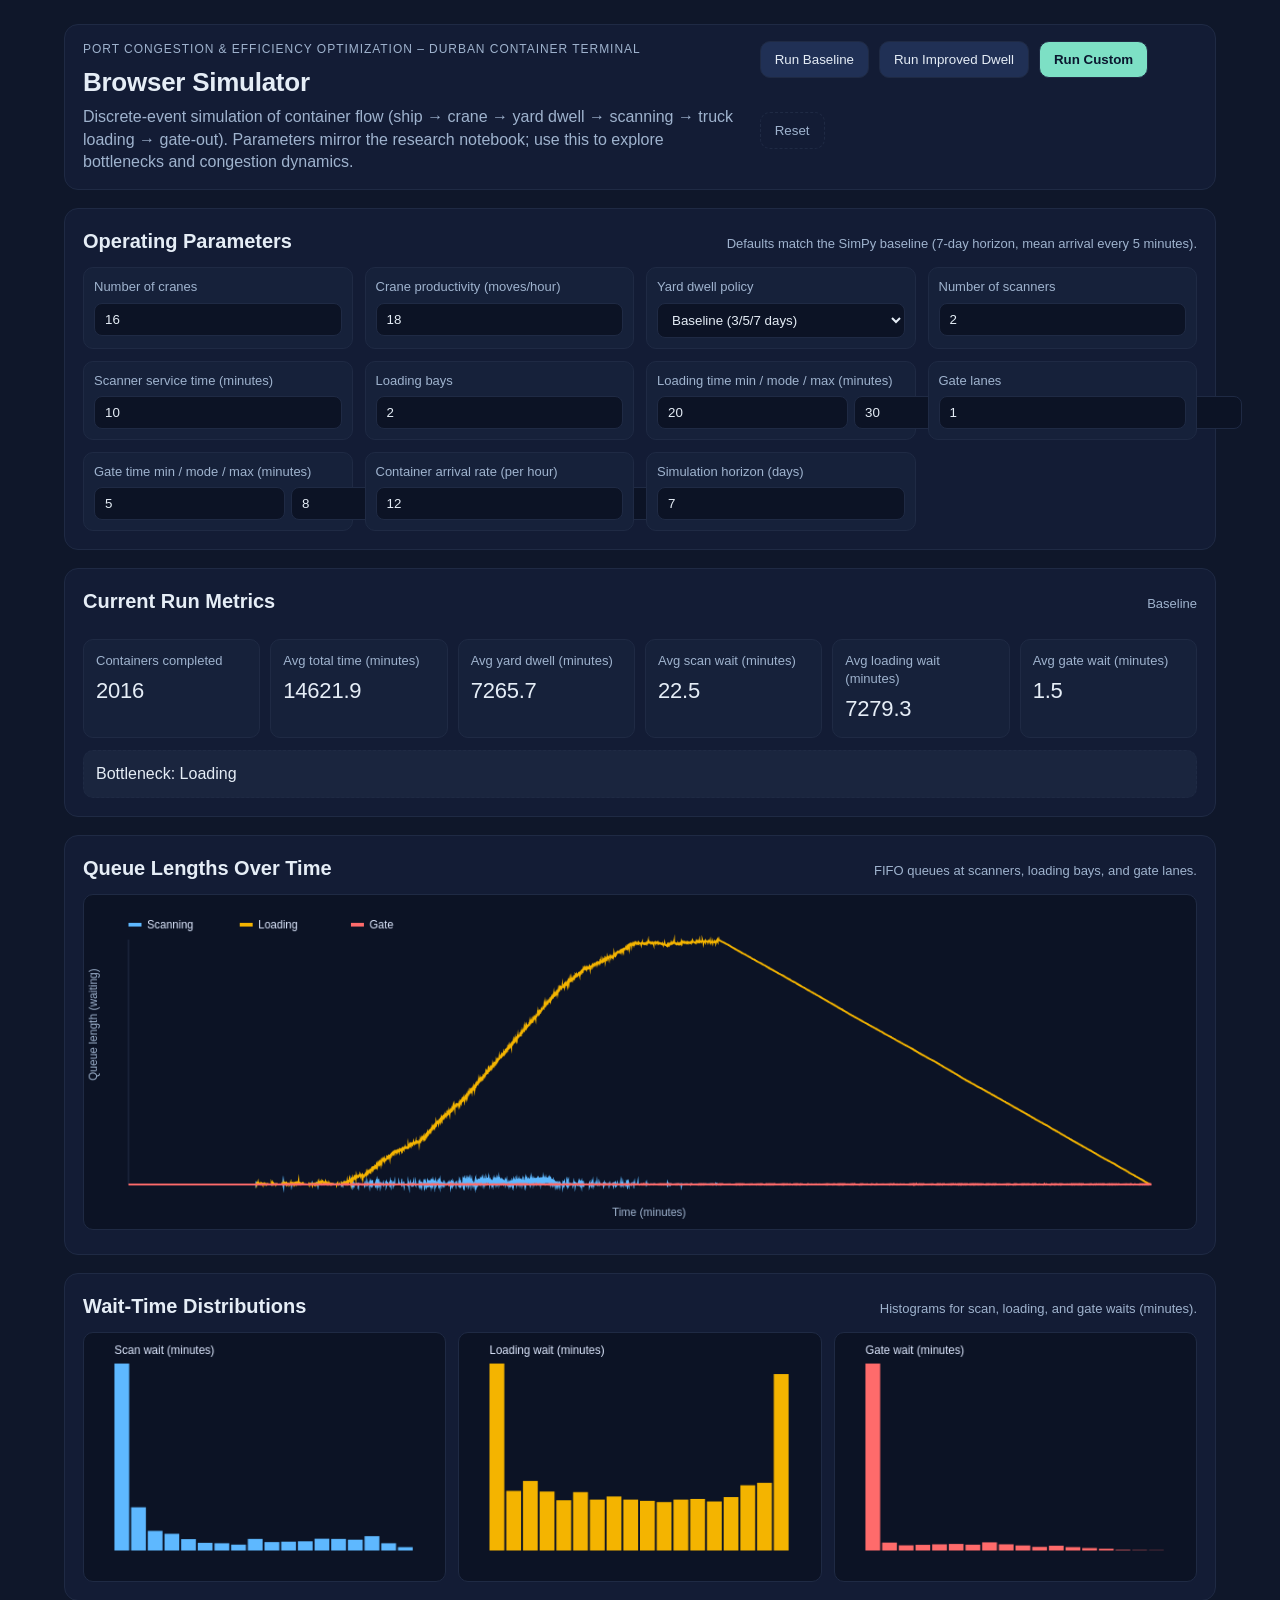
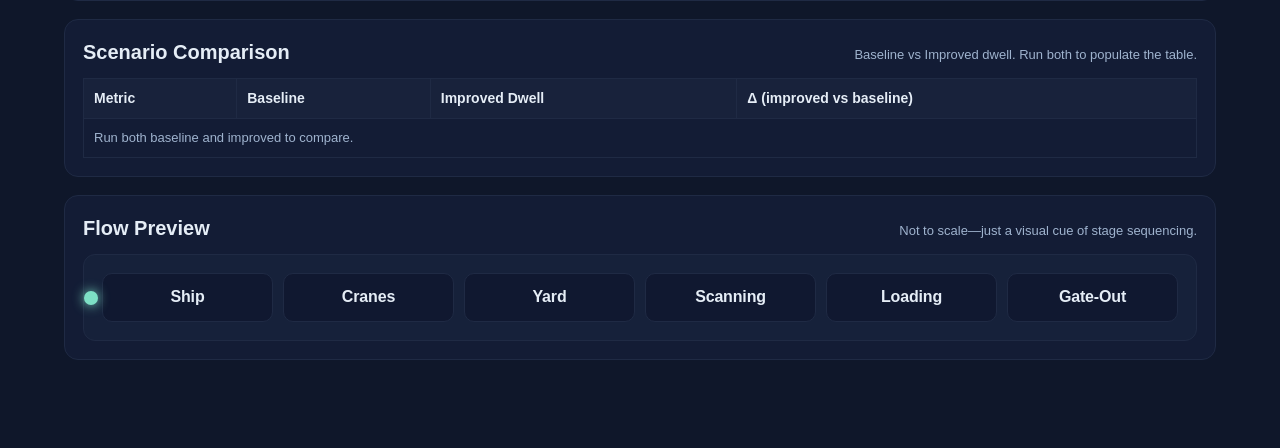
<file: simulation/index.html>
<!-- README: Open this file directly in a browser (no server needed). Use the controls to run the baseline or improved dwell scenarios, or tweak parameters and click “Run Custom”. Metrics, bottleneck, queue charts, and wait-time histograms update after each run. -->
<!doctype html>
<html lang="en">
<head>
  <meta charset="UTF-8">
  <meta name="viewport" content="width=device-width, initial-scale=1">
  <title>Durban Port Congestion Simulator</title>
  <link rel="stylesheet" href="style.css">
</head>
<body>
  <div class="page">
    <header class="topbar">
      <div>
        <p class="eyebrow">Port Congestion & Efficiency Optimization – Durban Container Terminal</p>
        <h1>Browser Simulator</h1>
        <p class="lede">Discrete-event simulation of container flow (ship → crane → yard dwell → scanning → truck loading → gate-out). Parameters mirror the research notebook; use this to explore bottlenecks and congestion dynamics.</p>
      </div>
      <div class="actions">
        <button id="baselineBtn">Run Baseline</button>
        <button id="improvedBtn">Run Improved Dwell</button>
        <button id="customBtn" class="primary">Run Custom</button>
        <button id="resetBtn" class="ghost">Reset</button>
      </div>
    </header>

    <section class="panel">
      <div class="panel-header">
        <h2>Operating Parameters</h2>
        <div class="hint">Defaults match the SimPy baseline (7-day horizon, mean arrival every 5 minutes).</div>
      </div>
      <div class="controls-grid">
        <label class="control">
          <span>Number of cranes</span>
          <input type="number" id="numCranes" min="1" step="1">
        </label>
        <label class="control">
          <span>Crane productivity (moves/hour)</span>
          <input type="number" id="craneMph" min="1" step="1">
        </label>
        <label class="control">
          <span>Yard dwell policy</span>
          <select id="dwellPolicy">
            <option value="baseline">Baseline (3/5/7 days)</option>
            <option value="improved">Improved (2/3/4 days)</option>
          </select>
        </label>
        <label class="control">
          <span>Number of scanners</span>
          <input type="number" id="numScanners" min="1" step="1">
        </label>
        <label class="control">
          <span>Scanner service time (minutes)</span>
          <input type="number" id="scanTime" min="1" step="1">
        </label>
        <label class="control">
          <span>Loading bays</span>
          <input type="number" id="numLoaders" min="1" step="1">
        </label>
        <label class="control">
          <span>Loading time min / mode / max (minutes)</span>
          <div class="triple">
            <input type="number" id="loadMin" min="1" step="1">
            <input type="number" id="loadMode" min="1" step="1">
            <input type="number" id="loadMax" min="1" step="1">
          </div>
        </label>
        <label class="control">
          <span>Gate lanes</span>
          <input type="number" id="numGates" min="1" step="1">
        </label>
        <label class="control">
          <span>Gate time min / mode / max (minutes)</span>
          <div class="triple">
            <input type="number" id="gateMin" min="1" step="1">
            <input type="number" id="gateMode" min="1" step="1">
            <input type="number" id="gateMax" min="1" step="1">
          </div>
        </label>
        <label class="control">
          <span>Container arrival rate (per hour)</span>
          <input type="number" id="arrivalRate" min="1" step="0.5">
        </label>
        <label class="control">
          <span>Simulation horizon (days)</span>
          <input type="number" id="simDays" min="1" step="1">
        </label>
      </div>
    </section>

    <section class="panel metrics-panel">
      <div class="panel-header">
        <h2>Current Run Metrics</h2>
        <div class="hint" id="runLabel">—</div>
      </div>
      <div class="metrics-grid" id="metricsGrid"></div>
      <div class="bottleneck" id="bottleneckBox">Bottleneck: —</div>
    </section>

    <section class="panel">
      <div class="panel-header">
        <h2>Queue Lengths Over Time</h2>
        <div class="hint">FIFO queues at scanners, loading bays, and gate lanes.</div>
      </div>
      <canvas id="queueChart" width="1200" height="360"></canvas>
    </section>

    <section class="panel">
      <div class="panel-header">
        <h2>Wait-Time Distributions</h2>
        <div class="hint">Histograms for scan, loading, and gate waits (minutes).</div>
      </div>
      <div class="hist-grid">
        <canvas id="scanHist" width="380" height="260"></canvas>
        <canvas id="loadHist" width="380" height="260"></canvas>
        <canvas id="gateHist" width="380" height="260"></canvas>
      </div>
    </section>

    <section class="panel">
      <div class="panel-header">
        <h2>Scenario Comparison</h2>
        <div class="hint">Baseline vs Improved dwell. Run both to populate the table.</div>
      </div>
      <table class="comparison-table" id="comparisonTable">
        <thead>
          <tr>
            <th>Metric</th>
            <th>Baseline</th>
            <th>Improved Dwell</th>
            <th>Δ (improved vs baseline)</th>
          </tr>
        </thead>
        <tbody></tbody>
      </table>
    </section>

    <section class="panel">
      <div class="panel-header">
        <h2>Flow Preview</h2>
        <div class="hint">Not to scale—just a visual cue of stage sequencing.</div>
      </div>
      <div class="flowline" id="flowline">
        <div class="stage">Ship</div>
        <div class="stage">Cranes</div>
        <div class="stage">Yard</div>
        <div class="stage">Scanning</div>
        <div class="stage">Loading</div>
        <div class="stage">Gate-Out</div>
        <div class="dot" id="flowDot"></div>
      </div>
    </section>
  </div>
  <script src="app.js"></script>
</body>
</html>
</file>
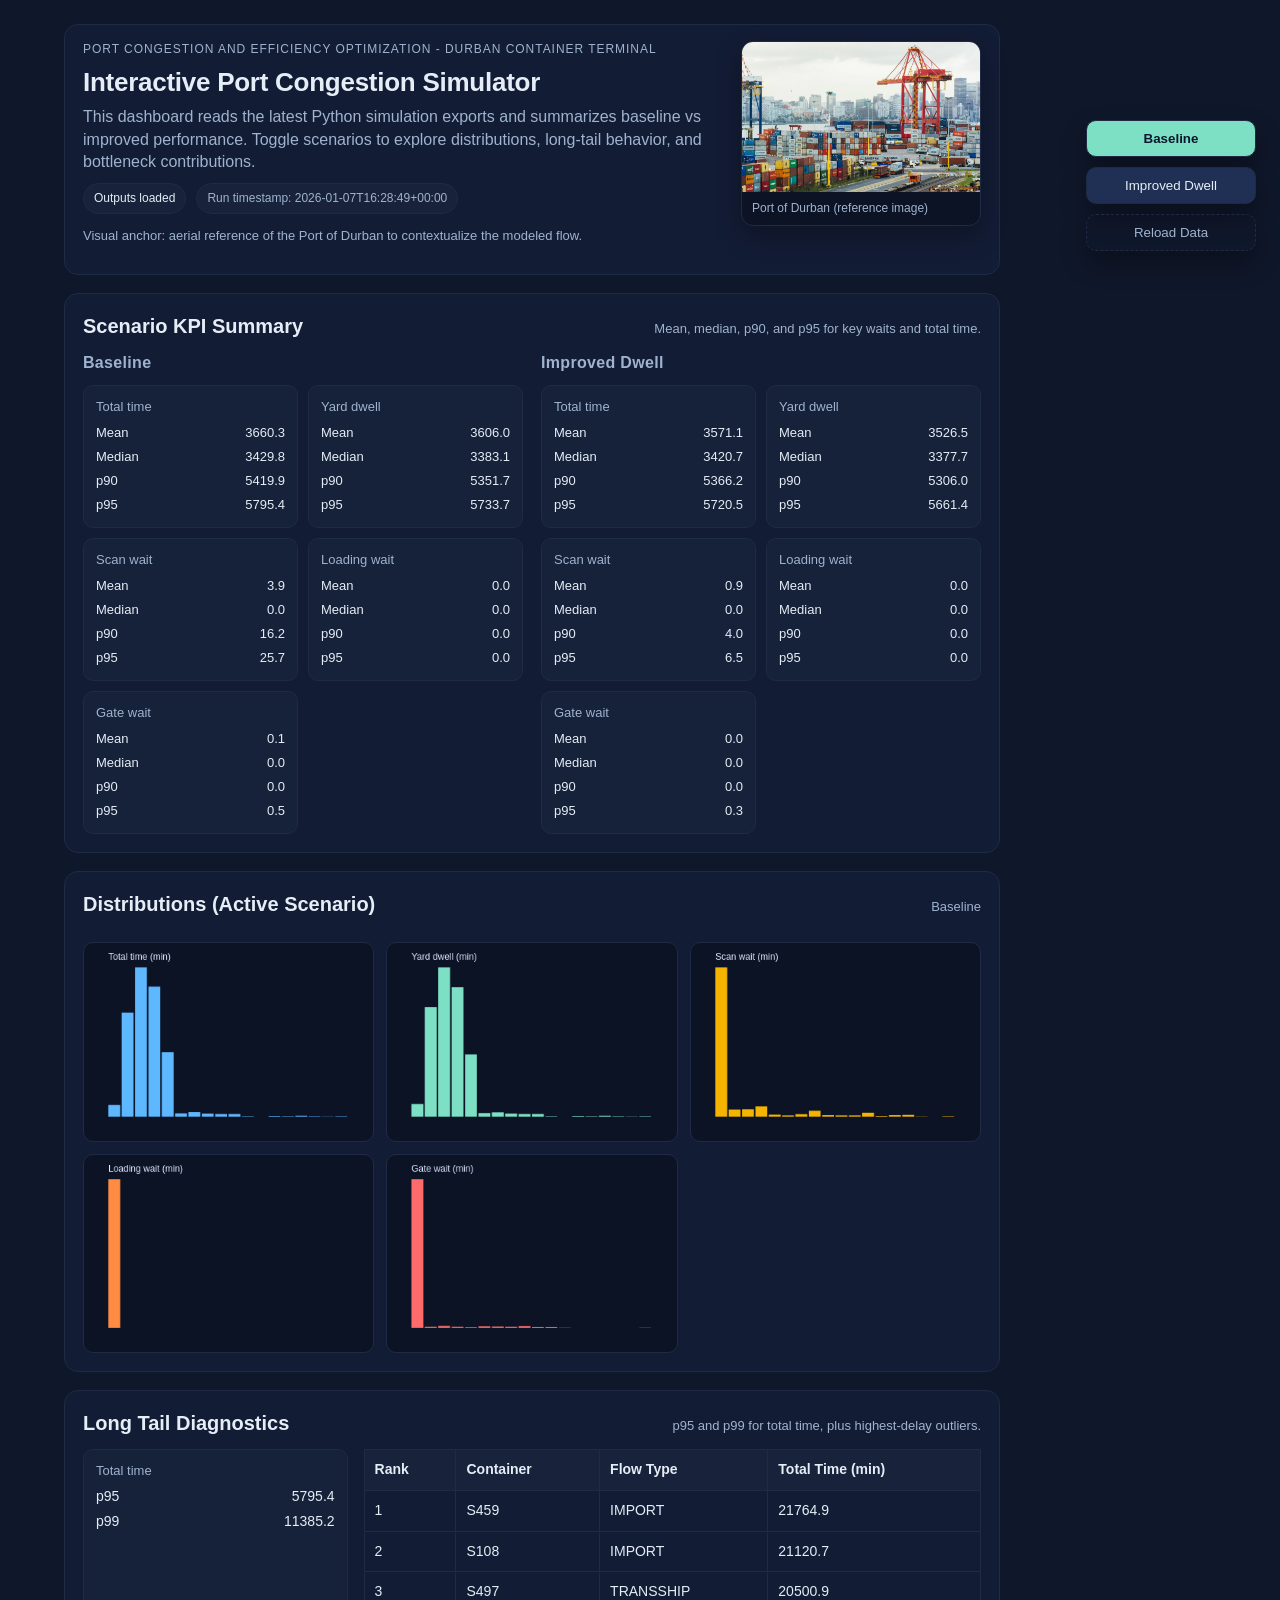
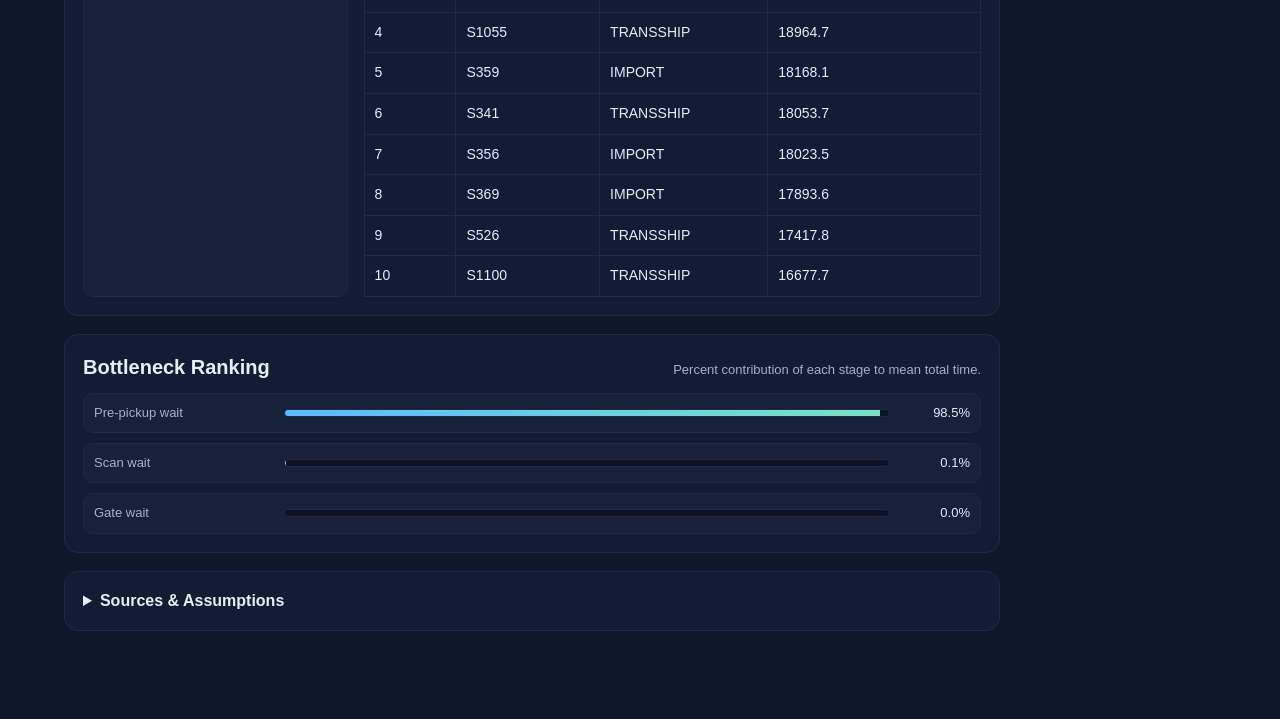
<file: simulation/interactive_port_congestion_simulator/index.html>
<!doctype html>
<html lang="en">
<head>
  <meta charset="UTF-8">
  <meta name="viewport" content="width=device-width, initial-scale=1">
  <title>Durban Port Congestion Simulator</title>
  <link rel="stylesheet" href="style.css">
</head>
<body>
  <div class="floating-actions">
    <button id="baselineBtn" class="primary">Baseline</button>
    <button id="improvedBtn">Improved Dwell</button>
    <button id="reloadBtn" class="ghost">Reload Data</button>
  </div>
  <div class="page">
    <header class="topbar">
      <div>
        <p class="eyebrow">Port Congestion and Efficiency Optimization - Durban Container Terminal</p>
        <h1>Interactive Port Congestion Simulator</h1>
        <p class="lede">This dashboard reads the latest Python simulation exports and summarizes baseline vs improved performance. Toggle scenarios to explore distributions, long-tail behavior, and bottleneck contributions.</p>
        <div class="status-row">
          <div class="status" id="dataStatus">Loading outputs...</div>
          <div class="status muted" id="runTimestamp">Run timestamp: --</div>
        </div>
        <p class="hint">Visual anchor: aerial reference of the Port of Durban to contextualize the modeled flow.</p>
      </div>
      <div class="port-photo">
        <img src="1800x1200.webp" alt="Port of Durban reference view">
        <div class="caption">Port of Durban (reference image)</div>
      </div>
    </header>

    <section class="panel">
      <div class="panel-header">
        <h2>Scenario KPI Summary</h2>
        <div class="hint">Mean, median, p90, and p95 for key waits and total time.</div>
      </div>
      <div class="kpi-columns">
        <div class="kpi-column">
          <h3>Baseline</h3>
          <div class="kpi-grid" id="baselineKpiGrid"></div>
        </div>
        <div class="kpi-column">
          <h3>Improved Dwell</h3>
          <div class="kpi-grid" id="improvedKpiGrid"></div>
        </div>
      </div>
    </section>

    <section class="panel metrics-panel">
      <div class="panel-header">
        <h2>Distributions (Active Scenario)</h2>
        <div class="hint" id="activeScenarioLabel">Baseline</div>
      </div>
      <div class="hist-grid">
        <canvas id="totalTimeHist" width="380" height="260"></canvas>
        <canvas id="yardDwellHist" width="380" height="260"></canvas>
        <canvas id="scanWaitHist" width="380" height="260"></canvas>
        <canvas id="loadingWaitHist" width="380" height="260"></canvas>
        <canvas id="gateWaitHist" width="380" height="260"></canvas>
      </div>
    </section>

    <section class="panel">
      <div class="panel-header">
        <h2>Long Tail Diagnostics</h2>
        <div class="hint">p95 and p99 for total time, plus highest-delay outliers.</div>
      </div>
      <div class="tail-grid">
        <div class="tail-metrics" id="tailMetrics"></div>
        <table class="comparison-table" id="outlierTable">
          <thead>
            <tr>
              <th>Rank</th>
              <th>Container</th>
              <th>Flow Type</th>
              <th>Total Time (min)</th>
            </tr>
          </thead>
          <tbody></tbody>
        </table>
      </div>
    </section>

    <section class="panel">
      <div class="panel-header">
        <h2>Bottleneck Ranking</h2>
        <div class="hint">Percent contribution of each stage to mean total time.</div>
      </div>
      <div class="bottleneck-list" id="bottleneckList"></div>
    </section>

    <details class="panel sources-panel">
      <summary>Sources & Assumptions</summary>
      <div class="sources-body">
        <div class="hint">Loaded from outputs/web/metadata.json.</div>
        <table class="comparison-table" id="sourcesTable">
          <thead>
            <tr>
              <th>Metric</th>
              <th>Unit</th>
              <th>Source Reference</th>
            </tr>
          </thead>
          <tbody></tbody>
        </table>
      </div>
    </details>
  </div>
  <script src="app.js"></script>
</body>
</html>
</file>
<file: simulation/style.css>
:root {
  --bg: #0f172a;
  --panel: #131c35;
  --accent: #7de0c5;
  --text: #e5edf6;
  --muted: #9fb3ce;
  --line1: #5eb8ff;
  --line2: #f4b400;
  --line3: #ff6b6b;
  --border: #1f2a44;
  --card: #16213a;
  --danger: #ff7b6b;
  --good: #9ae66e;
  --font: "Segoe UI", "Helvetica Neue", Arial, sans-serif;
}

* { box-sizing: border-box; }

body {
  margin: 0;
  background: var(--bg);
  color: var(--text);
  font-family: var(--font);
  line-height: 1.4;
}

.page {
  max-width: 1200px;
  margin: 0 auto 64px;
  padding: 24px;
}

.topbar {
  display: flex;
  justify-content: space-between;
  gap: 16px;
  padding: 16px 18px;
  background: var(--panel);
  border: 1px solid var(--border);
  border-radius: 14px;
}

.eyebrow {
  text-transform: uppercase;
  letter-spacing: 0.08em;
  font-size: 12px;
  color: var(--muted);
  margin: 0 0 6px;
}

h1 {
  margin: 0;
  font-size: 26px;
  letter-spacing: -0.01em;
}

.lede {
  margin: 6px 0 0;
  color: var(--muted);
  max-width: 700px;
}

.actions {
  display: flex;
  flex-wrap: wrap;
  gap: 10px;
  align-items: flex-start;
}

button {
  background: #203055;
  color: var(--text);
  border: 1px solid var(--border);
  border-radius: 10px;
  padding: 10px 14px;
  cursor: pointer;
  transition: transform 0.05s ease, background 0.15s ease;
}

button:hover { background: #2a3a60; }
button:active { transform: translateY(1px); }

button.primary { background: var(--accent); color: #0a172f; font-weight: 700; }
button.ghost { background: transparent; border: 1px dashed var(--border); color: var(--muted); }

.panel {
  margin-top: 18px;
  padding: 18px;
  background: var(--panel);
  border: 1px solid var(--border);
  border-radius: 14px;
}

.panel-header {
  display: flex;
  justify-content: space-between;
  align-items: baseline;
  gap: 10px;
  margin-bottom: 12px;
}

.panel h2 {
  margin: 0;
  font-size: 20px;
}

.hint {
  color: var(--muted);
  font-size: 13px;
}

.controls-grid {
  display: grid;
  grid-template-columns: repeat(auto-fit, minmax(260px, 1fr));
  gap: 12px;
}

.control {
  display: flex;
  flex-direction: column;
  gap: 6px;
  padding: 10px;
  background: var(--card);
  border: 1px solid var(--border);
  border-radius: 10px;
}

.control span {
  color: var(--muted);
  font-size: 13px;
}

.control input,
.control select {
  padding: 8px 10px;
  border-radius: 8px;
  border: 1px solid var(--border);
  background: #0c1325;
  color: var(--text);
}

.triple {
  display: grid;
  grid-template-columns: repeat(3, 1fr);
  gap: 6px;
}

.metrics-panel {
  display: flex;
  flex-direction: column;
  gap: 12px;
}

.metrics-grid {
  display: grid;
  grid-template-columns: repeat(auto-fit, minmax(150px, 1fr));
  gap: 10px;
}

.metric {
  padding: 12px;
  background: var(--card);
  border: 1px solid var(--border);
  border-radius: 10px;
}

.metric .label {
  color: var(--muted);
  font-size: 13px;
}

.metric .value {
  font-size: 22px;
  margin-top: 6px;
  letter-spacing: -0.01em;
}

.bottleneck {
  padding: 12px;
  border-radius: 10px;
  background: #1a253e;
  border: 1px dashed var(--border);
  color: var(--text);
}

.hist-grid {
  display: grid;
  grid-template-columns: repeat(auto-fit, minmax(300px, 1fr));
  gap: 12px;
}

canvas {
  width: 100%;
  border-radius: 10px;
  background: #0c1325;
  border: 1px solid var(--border);
}

.comparison-table {
  width: 100%;
  border-collapse: collapse;
  font-size: 14px;
}

.comparison-table th,
.comparison-table td {
  border: 1px solid var(--border);
  padding: 10px;
  text-align: left;
}

.comparison-table th {
  background: #18223b;
}

.good { color: var(--good); }
.bad { color: var(--danger); }

.flowline {
  position: relative;
  display: grid;
  grid-template-columns: repeat(6, 1fr);
  gap: 10px;
  padding: 18px;
  background: var(--card);
  border: 1px solid var(--border);
  border-radius: 12px;
}

.stage {
  padding: 12px;
  text-align: center;
  border-radius: 10px;
  background: #101830;
  border: 1px solid var(--border);
  font-weight: 600;
  letter-spacing: -0.01em;
}

.dot {
  position: absolute;
  top: 50%;
  transform: translateY(-50%);
  width: 14px;
  height: 14px;
  border-radius: 50%;
  background: var(--accent);
  box-shadow: 0 0 12px var(--accent);
  animation: flow 6s linear infinite;
}

@keyframes flow {
  0%   { left: 0%; }
  16%  { left: 16%; }
  32%  { left: 32%; }
  48%  { left: 48%; }
  64%  { left: 64%; }
  80%  { left: 80%; }
  100% { left: 96%; }
}

@media (max-width: 820px) {
  .topbar { flex-direction: column; }
  .flowline { grid-template-columns: repeat(3, 1fr); grid-auto-rows: 1fr; }
  .dot { display: none; }
}
</file>
<file: simulation/interactive_port_congestion_simulator/style.css>
:root {
  --bg: #0f172a;
  --panel: #131c35;
  --accent: #7de0c5;
  --text: #e5edf6;
  --muted: #9fb3ce;
  --line1: #5eb8ff;
  --line2: #f4b400;
  --line3: #ff6b6b;
  --border: #1f2a44;
  --card: #16213a;
  --danger: #ff7b6b;
  --good: #9ae66e;
  --font: "Segoe UI", "Helvetica Neue", Arial, sans-serif;
}

* { box-sizing: border-box; }

body {
  margin: 0;
  background: var(--bg);
  color: var(--text);
  font-family: var(--font);
  line-height: 1.4;
}

.page {
  max-width: 1200px;
  margin: 0 auto 64px;
  padding: 24px;
  padding-right: 240px;
}

.topbar {
  display: flex;
  justify-content: space-between;
  gap: 16px;
  padding: 16px 18px;
  background: var(--panel);
  border: 1px solid var(--border);
  border-radius: 14px;
}

.eyebrow {
  text-transform: uppercase;
  letter-spacing: 0.08em;
  font-size: 12px;
  color: var(--muted);
  margin: 0 0 6px;
}

h1 {
  margin: 0;
  font-size: 26px;
  letter-spacing: -0.01em;
}

.lede {
  margin: 6px 0 0;
  color: var(--muted);
  max-width: 700px;
}

.status-row {
  display: flex;
  gap: 10px;
  flex-wrap: wrap;
  margin: 10px 0 6px;
}

.status {
  padding: 6px 10px;
  border-radius: 999px;
  background: #18223b;
  border: 1px solid var(--border);
  font-size: 12px;
  color: var(--text);
}

.status.muted {
  color: var(--muted);
}

.status.error {
  color: var(--danger);
  border-color: #3b1f1f;
  background: #231417;
}

.port-photo {
  flex: 0 0 240px;
  align-self: flex-start;
  background: #0c1325;
  border: 1px solid var(--border);
  border-radius: 12px;
  overflow: hidden;
  box-shadow: 0 10px 26px rgba(0, 0, 0, 0.28);
}

.port-photo img {
  display: block;
  width: 100%;
  height: 150px;
  object-fit: cover;
}

.port-photo .caption {
  padding: 8px 10px;
  font-size: 12px;
  color: var(--muted);
}

button {
  background: #203055;
  color: var(--text);
  border: 1px solid var(--border);
  border-radius: 10px;
  padding: 10px 14px;
  cursor: pointer;
  transition: transform 0.05s ease, background 0.15s ease;
}

button:hover { background: #2a3a60; }
button:active { transform: translateY(1px); }

button.primary { background: var(--accent); color: #0a172f; font-weight: 700; }
button.ghost { background: transparent; border: 1px dashed var(--border); color: var(--muted); }

.floating-actions {
  position: fixed;
  top: 120px;
  right: 24px;
  display: flex;
  flex-direction: column;
  gap: 10px;
  z-index: 20;
}

.floating-actions button {
  min-width: 170px;
  box-shadow: 0 12px 26px rgba(0, 0, 0, 0.32);
}

.panel {
  margin-top: 18px;
  padding: 18px;
  background: var(--panel);
  border: 1px solid var(--border);
  border-radius: 14px;
}

.panel-header {
  display: flex;
  justify-content: space-between;
  align-items: baseline;
  gap: 10px;
  margin-bottom: 12px;
}

.panel h2 {
  margin: 0;
  font-size: 20px;
}

.hint {
  color: var(--muted);
  font-size: 13px;
}

.kpi-columns {
  display: grid;
  grid-template-columns: repeat(auto-fit, minmax(260px, 1fr));
  gap: 18px;
}

.kpi-column h3 {
  margin: 0 0 10px;
  font-size: 16px;
  color: var(--muted);
  letter-spacing: 0.02em;
}

.kpi-grid {
  display: grid;
  grid-template-columns: repeat(auto-fit, minmax(160px, 1fr));
  gap: 10px;
}

.kpi-card {
  padding: 12px;
  background: var(--card);
  border: 1px solid var(--border);
  border-radius: 10px;
}

.kpi-title {
  font-size: 13px;
  color: var(--muted);
  margin-bottom: 8px;
}

.kpi-stats {
  display: grid;
  gap: 6px;
  font-size: 13px;
}

.kpi-stats span {
  float: right;
  color: var(--text);
}

.metrics-panel {
  display: flex;
  flex-direction: column;
  gap: 12px;
}

.hist-grid {
  display: grid;
  grid-template-columns: repeat(auto-fit, minmax(240px, 1fr));
  gap: 12px;
}

canvas {
  width: 100%;
  border-radius: 10px;
  background: #0c1325;
  border: 1px solid var(--border);
}

.comparison-table {
  width: 100%;
  border-collapse: collapse;
  font-size: 14px;
}

.comparison-table th,
.comparison-table td {
  border: 1px solid var(--border);
  padding: 10px;
  text-align: left;
}

.comparison-table th {
  background: #18223b;
}

.good { color: var(--good); }
.bad { color: var(--danger); }

.tail-grid {
  display: grid;
  grid-template-columns: minmax(200px, 0.6fr) minmax(300px, 1.4fr);
  gap: 16px;
}

.tail-metrics {
  display: grid;
  gap: 10px;
}

.tail-card {
  padding: 12px;
  background: var(--card);
  border: 1px solid var(--border);
  border-radius: 10px;
}

.tail-label {
  font-size: 13px;
  color: var(--muted);
  margin-bottom: 6px;
}

.tail-stats {
  display: grid;
  gap: 6px;
  font-size: 14px;
}

.tail-stats span {
  float: right;
}

.bottleneck-list {
  display: grid;
  gap: 10px;
}

.bottleneck-row {
  display: grid;
  grid-template-columns: 180px 1fr 70px;
  gap: 10px;
  align-items: center;
  padding: 10px;
  background: var(--card);
  border: 1px solid var(--border);
  border-radius: 10px;
}

.bottleneck-label {
  font-size: 13px;
  color: var(--muted);
}

.bottleneck-bar {
  background: #0c1325;
  border: 1px solid var(--border);
  border-radius: 999px;
  height: 8px;
  overflow: hidden;
}

.bar-fill {
  height: 100%;
  background: linear-gradient(90deg, #5eb8ff, #7de0c5);
}

.bottleneck-value {
  font-size: 13px;
  text-align: right;
}

.sources-panel summary {
  cursor: pointer;
  font-weight: 600;
}

.sources-body {
  margin-top: 12px;
}

@media (max-width: 820px) {
  .topbar { flex-direction: column; }
  .floating-actions {
    position: static;
    flex-direction: row;
    gap: 8px;
    padding-bottom: 8px;
  }
  .page {
    padding-right: 24px;
  }
  .port-photo {
    width: 100%;
  }
  .tail-grid {
    grid-template-columns: 1fr;
  }
  .bottleneck-row {
    grid-template-columns: 1fr;
    gap: 6px;
  }
}
</file>
